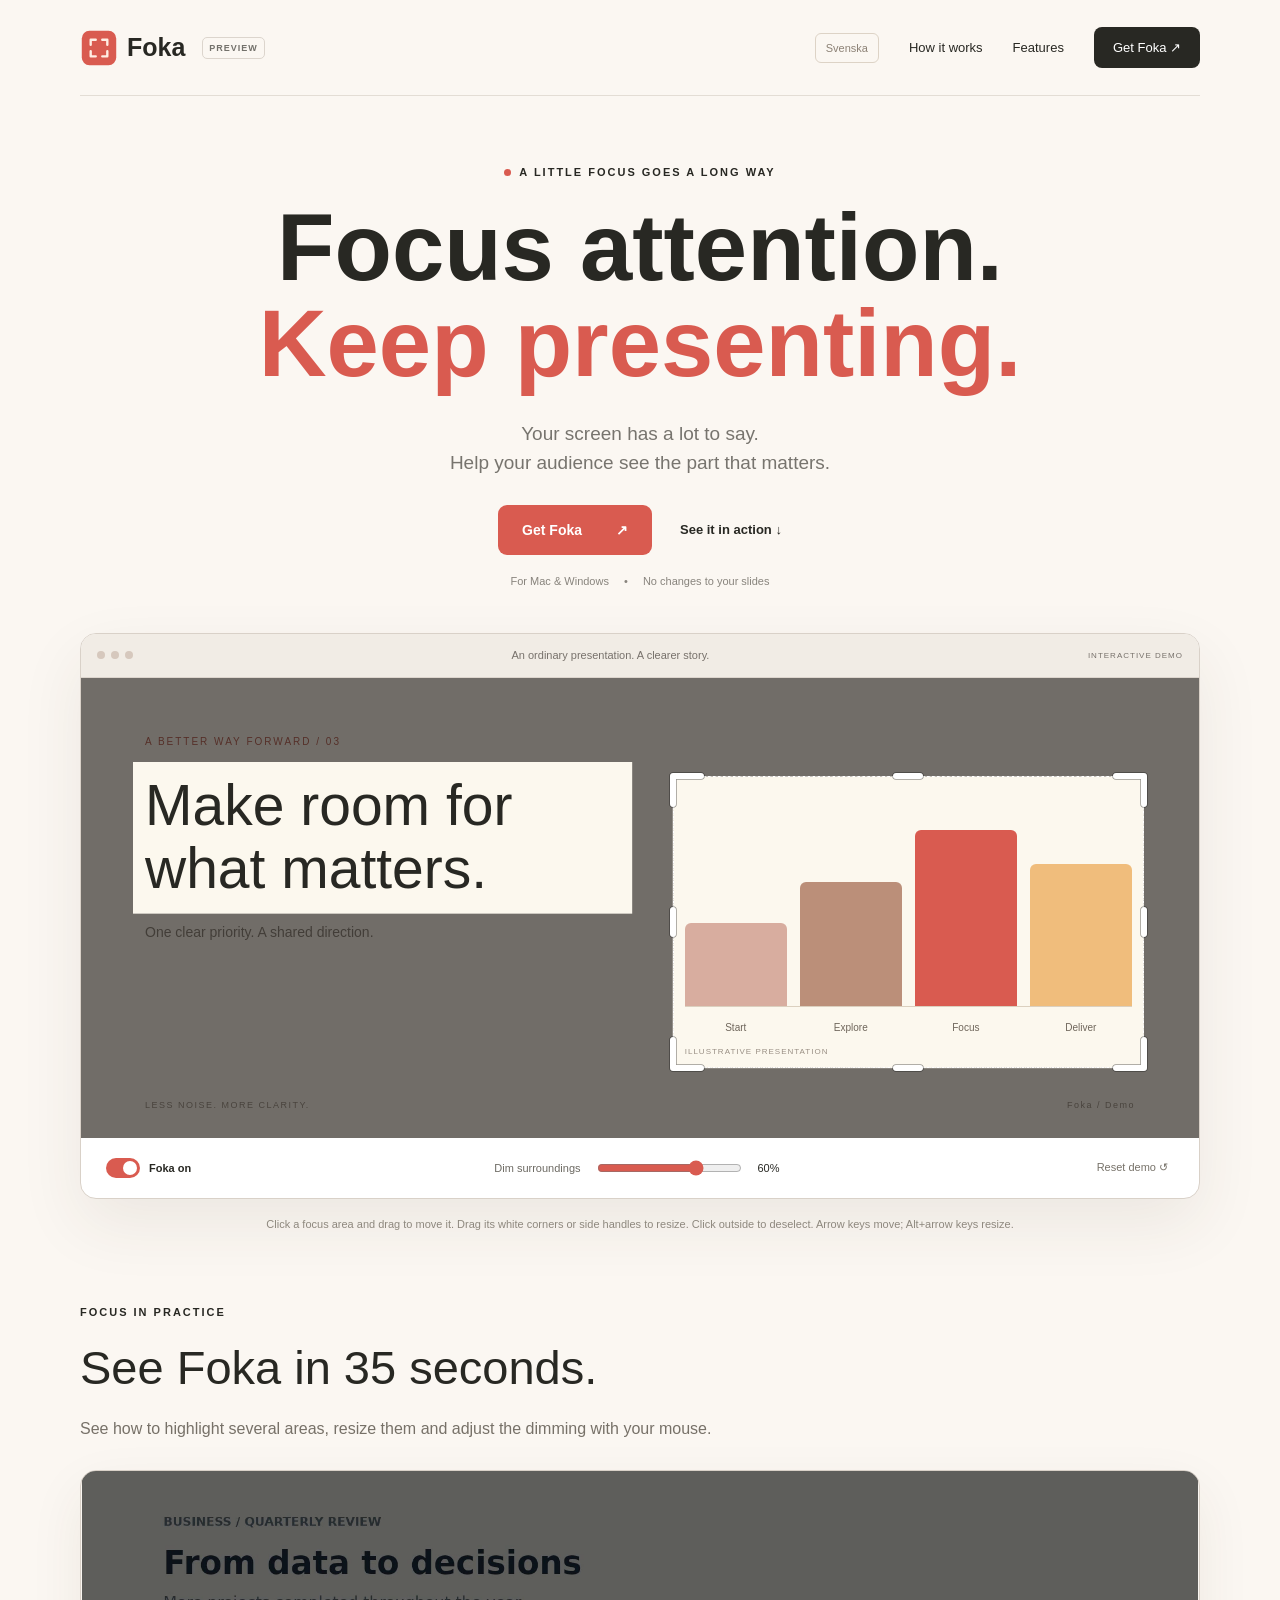
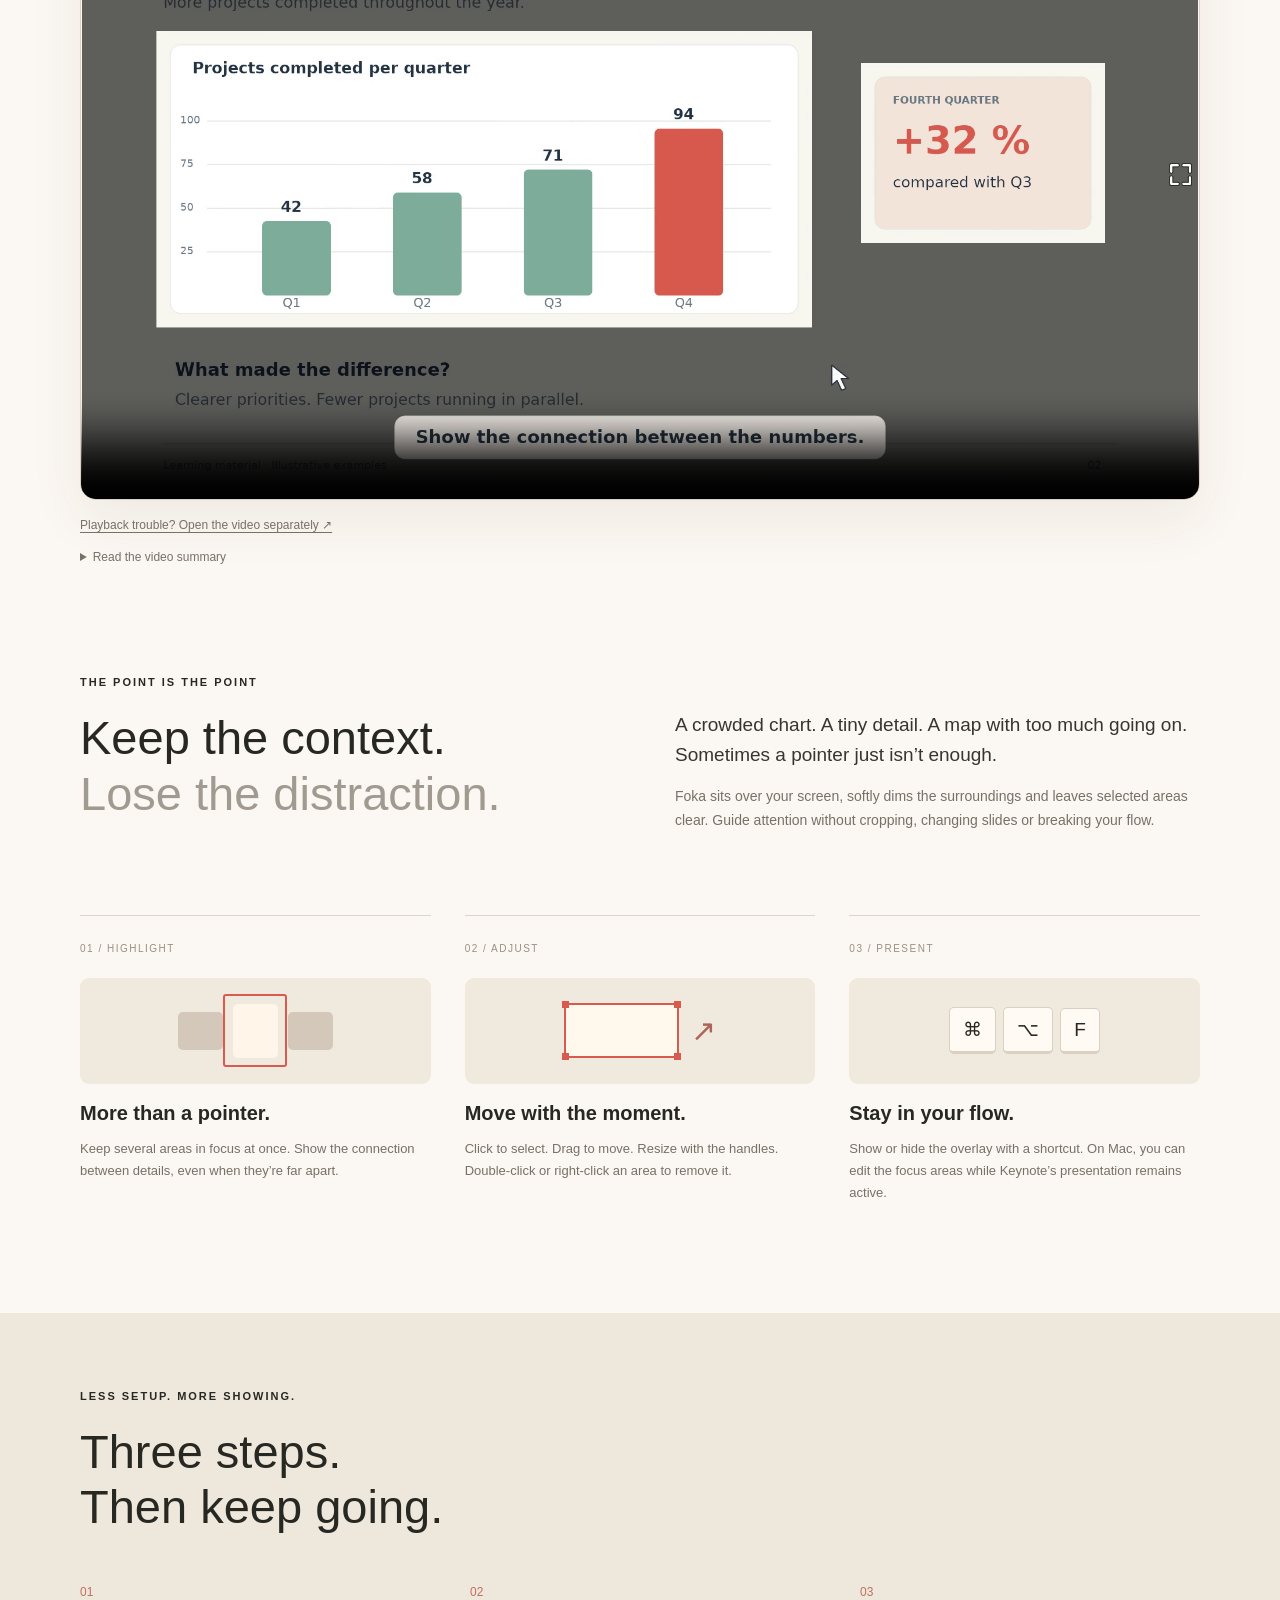
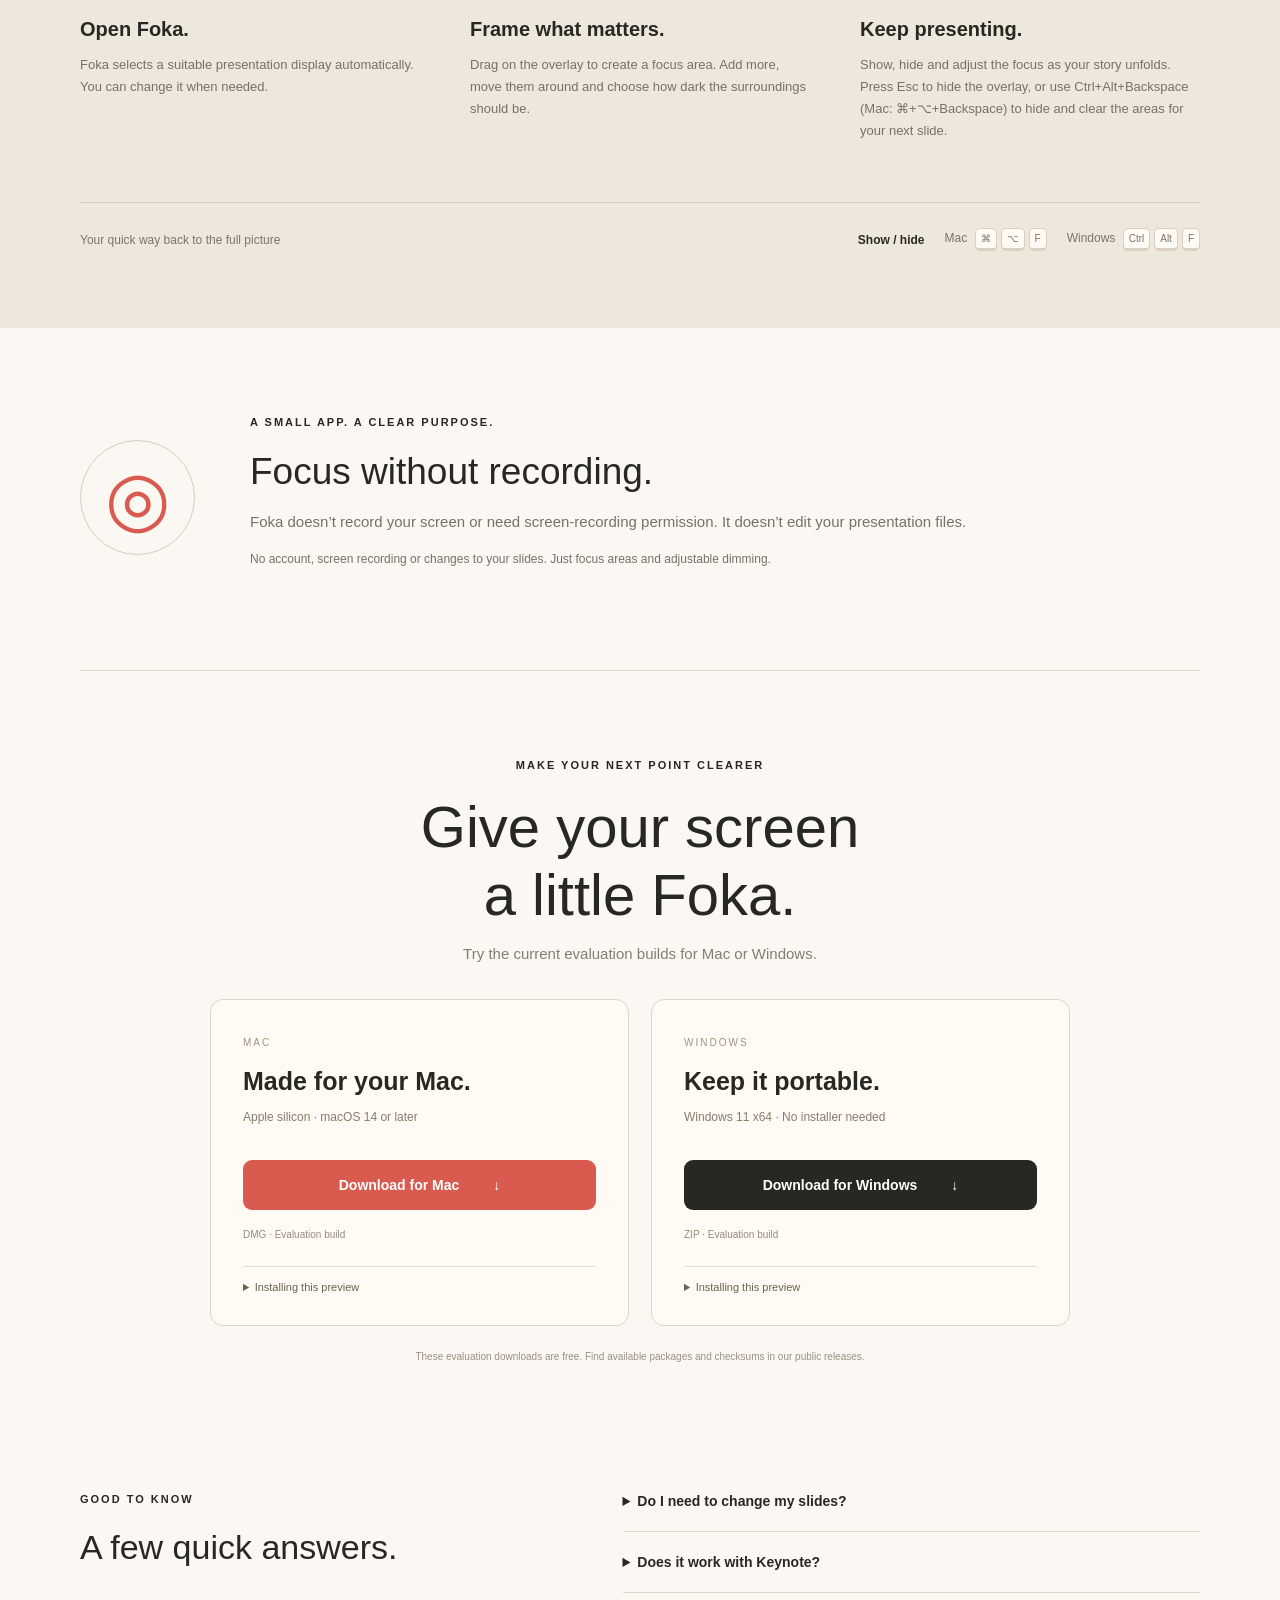
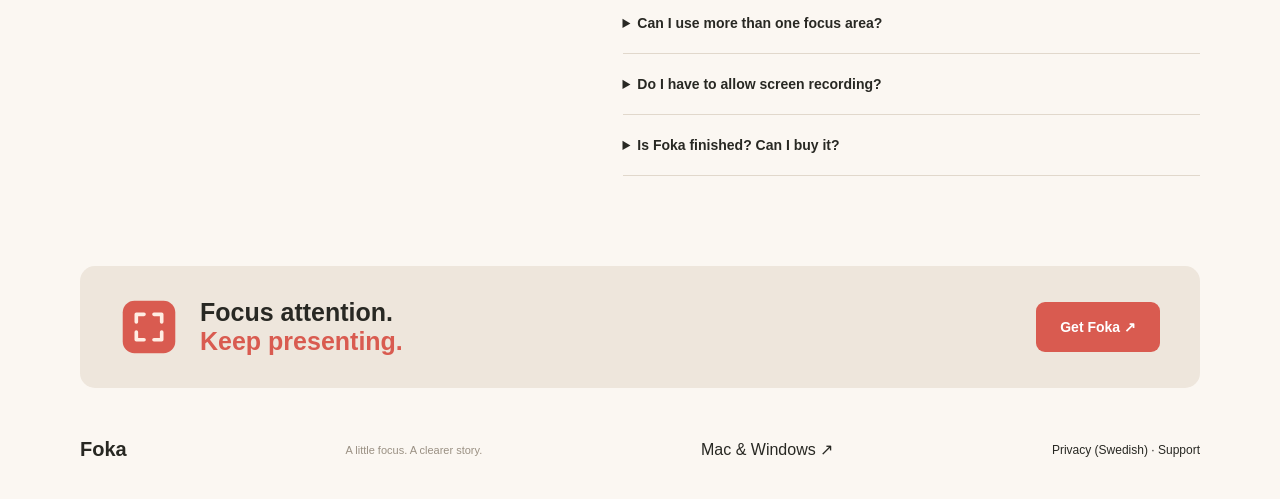
<file: site/index.html>
<!doctype html>
<html lang="en">
<head><meta charset="utf-8"><meta name="color-scheme" content="light dark">
<meta name="viewport" content="width=device-width,initial-scale=1"><meta name="theme-color" content="#fbf7f2"><title>Foka — Focus attention. Keep presenting.</title><meta name="description" content="Highlight what matters on your screen. Foka dims the distractions while you keep presenting. An app for Mac and Windows."><link rel="icon" href="assets/foka.svg"><link rel="stylesheet" href="style.css"></head>
<body>
<a class="skip" href="#main">Skip to content</a>
<header class="nav wrap"><a class="brand" href="#"><img src="assets/foka.svg" width="38" height="38" alt="">Foka<span class="beta">PREVIEW</span></a><nav aria-label="Main navigation"><a class="language" href="sv.html" lang="sv" hreflang="sv">Svenska</a><a href="#how">How it works</a><a href="#features">Features</a><a class="small-button" href="#download">Get Foka <span aria-hidden="true">↗</span></a></nav></header>
<main id="main">
<section class="hero wrap"><p class="eyebrow"><span class="status-dot"></span> A little focus goes a long way</p><h1>Focus attention.<br><span>Keep presenting.</span></h1><p class="lead">Your screen has a lot to say.<br>Help your audience see the part that matters.</p><div class="hero-actions"><a class="button primary" href="#download">Get Foka <span aria-hidden="true">↗</span></a><a class="text-link" href="#demo">See it in action <span aria-hidden="true">↓</span></a></div><p class="platform-note">For Mac & Windows <span>•</span> No changes to your slides</p>
<div class="demo" id="demo"><div class="demo-toolbar"><div class="traffic" aria-hidden="true"><i></i><i></i><i></i></div><span>An ordinary presentation. A clearer story.</span><span class="demo-badge">INTERACTIVE DEMO</span></div>
<div class="slide" id="slide"><div class="slide-content"><p class="slide-kicker">A BETTER WAY FORWARD / 03</p><h2>Make room for<br>what matters.</h2><p class="slide-sub">One clear priority. A shared direction.</p><div class="slide-chart" aria-label="Illustrative chart"><div class="bars"><div style="--bar:38%"><span>Start</span></div><div style="--bar:57%"><span>Explore</span></div><div style="--bar:81%"><span>Focus</span></div><div style="--bar:65%"><span>Deliver</span></div></div><span class="chart-caption">ILLUSTRATIVE PRESENTATION</span></div><div class="slide-footer"><span>LESS NOISE. MORE CLARITY.</span><span>Foka / Demo</span></div></div><div id="mask" aria-hidden="true"></div><button class="focus-area" id="spot" aria-label="Chart focus area" aria-describedby="demo-help" aria-pressed="false" title="Drag to move. Drag a corner or side handle to resize. Arrow keys move; Alt+arrow keys resize."><span class="resize-handle handle-nw" data-handle="nw" aria-hidden="true"><svg viewBox="-32 -32 64 64" focusable="false"><path class="grip-shadow" d="M24 0H0V24"/><path class="grip-white" d="M24 0H0V24"/></svg></span><span class="resize-handle handle-n" data-handle="n" aria-hidden="true"></span><span class="resize-handle handle-ne" data-handle="ne" aria-hidden="true"><svg viewBox="-32 -32 64 64" focusable="false"><path class="grip-shadow" d="M24 0H0V24"/><path class="grip-white" d="M24 0H0V24"/></svg></span><span class="resize-handle handle-e" data-handle="e" aria-hidden="true"></span><span class="resize-handle handle-se" data-handle="se" aria-hidden="true"><svg viewBox="-32 -32 64 64" focusable="false"><path class="grip-shadow" d="M24 0H0V24"/><path class="grip-white" d="M24 0H0V24"/></svg></span><span class="resize-handle handle-s" data-handle="s" aria-hidden="true"></span><span class="resize-handle handle-sw" data-handle="sw" aria-hidden="true"><svg viewBox="-32 -32 64 64" focusable="false"><path class="grip-shadow" d="M24 0H0V24"/><path class="grip-white" d="M24 0H0V24"/></svg></span><span class="resize-handle handle-w" data-handle="w" aria-hidden="true"></span></button><button class="focus-area" id="spot-title" aria-label="Heading focus area" aria-describedby="demo-help" aria-pressed="false" title="Drag to move. Drag a corner or side handle to resize. Arrow keys move; Alt+arrow keys resize."><span class="resize-handle handle-nw" data-handle="nw" aria-hidden="true"><svg viewBox="-32 -32 64 64" focusable="false"><path class="grip-shadow" d="M24 0H0V24"/><path class="grip-white" d="M24 0H0V24"/></svg></span><span class="resize-handle handle-n" data-handle="n" aria-hidden="true"></span><span class="resize-handle handle-ne" data-handle="ne" aria-hidden="true"><svg viewBox="-32 -32 64 64" focusable="false"><path class="grip-shadow" d="M24 0H0V24"/><path class="grip-white" d="M24 0H0V24"/></svg></span><span class="resize-handle handle-e" data-handle="e" aria-hidden="true"></span><span class="resize-handle handle-se" data-handle="se" aria-hidden="true"><svg viewBox="-32 -32 64 64" focusable="false"><path class="grip-shadow" d="M24 0H0V24"/><path class="grip-white" d="M24 0H0V24"/></svg></span><span class="resize-handle handle-s" data-handle="s" aria-hidden="true"></span><span class="resize-handle handle-sw" data-handle="sw" aria-hidden="true"><svg viewBox="-32 -32 64 64" focusable="false"><path class="grip-shadow" d="M24 0H0V24"/><path class="grip-white" d="M24 0H0V24"/></svg></span><span class="resize-handle handle-w" data-handle="w" aria-hidden="true"></span></button></div>
<div class="demo-controls"><label class="switch-label"><input id="enabled" type="checkbox" checked><span class="switch" aria-hidden="true"></span>Foka on</label><label class="dim-label" for="dim">Dim surroundings <input id="dim" type="range" min="0" max="85" value="60"><output id="dim-value" for="dim">60%</output></label><button class="reset" id="reset">Reset demo ↺</button></div></div><p class="demo-footnote" id="demo-help">Click a focus area and drag to move it. Drag its white corners or side handles to resize. Click outside to deselect. Arrow keys move; Alt+arrow keys resize.</p></section>
<section class="promo wrap" id="video" aria-labelledby="video-title">
<p class="eyebrow">FOCUS IN PRACTICE</p><h2 id="video-title">See Foka in 35 seconds.</h2>
<p class="promo-intro">See how to highlight several areas, resize them and adjust the dimming with your mouse.</p>
<video controls playsinline muted preload="metadata" src="assets/promo/Foka-Promo-en-US.mp4?v=2" width="1920" height="1080" poster="assets/promo/Foka-Promo-en-US-thumbnail.png" aria-label="See Foka in 35 seconds.">
<track kind="captions" src="assets/promo/Foka-Promo-en-US.vtt" srclang="en" label="English">
<a href="assets/promo/Foka-Promo-en-US.mp4">Download the video (MP4)</a>.
</video>
<p class="promo-summary"><a href="assets/promo/Foka-Promo-en-US.mp4?v=2" target="_blank" rel="noopener" style="text-decoration:underline;text-underline-offset:3px">Playback trouble? Open the video separately ↗</a></p>
<details class="promo-summary"><summary>Read the video summary</summary><p>Frame what matters in a lesson. Show several focus areas at once. Resize them with the corner and side handles and highlight the relationship between numbers in a chart. Read a text together and adjust the dimming with your mouse. Foka for Windows and Mac — foka.kodena.se.</p></details>
</section>
<section class="why wrap" id="features"><p class="eyebrow">THE POINT IS THE POINT</p><div class="section-grid"><h2>Keep the context.<br><em>Lose the distraction.</em></h2><div><p class="large-copy">A crowded chart. A tiny detail. A map with too much going on. Sometimes a pointer just isn’t enough.</p><p>Foka sits over your screen, softly dims the surroundings and leaves selected areas clear. Guide attention without cropping, changing slides or breaking your flow.</p></div></div><div class="feature-grid"><article><span class="feature-num">01 / HIGHLIGHT</span><div class="mini-focus" aria-hidden="true"><i></i><i></i><i></i><b></b></div><h3>More than a pointer.</h3><p>Keep several areas in focus at once. Show the connection between details, even when they’re far apart.</p></article><article><span class="feature-num">02 / ADJUST</span><div class="mini-edit" aria-hidden="true"><div><i></i><i></i><i></i><i></i></div><span>↗</span></div><h3>Move with the moment.</h3><p>Click to select. Drag to move. Resize with the handles. Double-click or right-click an area to remove it.</p></article><article><span class="feature-num">03 / PRESENT</span><div class="mini-key" aria-hidden="true"><kbd>⌘</kbd><kbd>⌥</kbd><kbd>F</kbd></div><h3>Stay in your flow.</h3><p>Show or hide the overlay with a shortcut. On Mac, you can edit the focus areas while Keynote’s presentation remains active.</p></article></div></section>
<section class="how" id="how"><div class="wrap"><p class="eyebrow">LESS SETUP. MORE SHOWING.</p><h2>Three steps.<br>Then keep going.</h2><div class="steps"><article><span>01</span><h3>Open Foka.</h3><p>Foka selects a suitable presentation display automatically. You can change it when needed.</p></article><article><span>02</span><h3>Frame what matters.</h3><p>Drag on the overlay to create a focus area. Add more, move them around and choose how dark the surroundings should be.</p></article><article><span>03</span><h3>Keep presenting.</h3><p>Show, hide and adjust the focus as your story unfolds. Press Esc to hide the overlay, or use Ctrl+Alt+Backspace (Mac: ⌘+⌥+Backspace) to hide and clear the areas for your next slide.</p></article></div><div class="shortcut-strip"><span>Your quick way back to the full picture</span><div><strong>Show / hide</strong><span>Mac <kbd>⌘</kbd><kbd>⌥</kbd><kbd>F</kbd></span><span>Windows <kbd>Ctrl</kbd><kbd>Alt</kbd><kbd>F</kbd></span></div></div></div></section>
<section class="privacy wrap"><div class="privacy-symbol" aria-hidden="true">◎</div><div><p class="eyebrow">A SMALL APP. A CLEAR PURPOSE.</p><h2>Focus without recording.</h2><p>Foka doesn’t record your screen or need screen-recording permission. It doesn’t edit your presentation files.</p><p class="muted">No account, screen recording or changes to your slides. Just focus areas and adjustable dimming.</p></div></section>
<section class="download wrap" id="download"><p class="eyebrow">MAKE YOUR NEXT POINT CLEARER</p><h2>Give your screen<br>a little Foka.</h2><p class="download-intro">Try the current evaluation builds for Mac or Windows.</p><div class="downloads"><article><span class="os-label">MAC</span><h3>Made for your Mac.</h3><p>Apple silicon · macOS 14 or later</p><a class="button primary" data-download="mac" href="https://github.com/kodenaab/foka.kodena.se/releases">Download for Mac <span aria-hidden="true">↓</span></a><small>DMG · Evaluation build</small><details><summary>Installing this preview</summary><p>Open the DMG, drag Foka to Applications, eject the disk image and start Foka. This test build is locally signed and not Apple-notarized. See the included instructions if macOS blocks the first launch.</p></details></article><article><span class="os-label">WINDOWS</span><h3>Keep it portable.</h3><p>Windows 11 x64 · No installer needed</p><a class="button secondary" data-download="windows" href="https://github.com/kodenaab/foka.kodena.se/releases">Download for Windows <span aria-hidden="true">↓</span></a><small>ZIP · Evaluation build</small><details><summary>Installing this preview</summary><p>Extract the ZIP and run Foka.exe. If Windows blocks this unsigned test build, use Properties → Unblock on the file.</p></details></article></div><p class="download-note" id="release-status" aria-live="polite">These evaluation downloads are free. Find available packages and checksums in our <a href="https://github.com/kodenaab/foka.kodena.se/releases">public releases</a>.</p></section>
<section class="faq wrap"><div><p class="eyebrow">GOOD TO KNOW</p><h2>A few quick answers.</h2></div><div class="questions"><details><summary>Do I need to change my slides?</summary><p>No. Foka is a separate overlay on the selected screen. Your slides, PDF, map or browser content remain underneath it.</p></details><details><summary>Does it work with Keynote?</summary><p>Tested with Keynote in presentation mode on the same display. When Keynote takes over both the main and external display, Foka may not appear above it. Use ⌘ + ⌥ + F to show or hide the overlay.</p></details><details><summary>Can I use more than one focus area?</summary><p>Yes. Create multiple rectangles, move or resize them. Click outside all rectangles to deselect them; drag there to create another.</p></details><details><summary>Do I have to allow screen recording?</summary><p>No. Foka uses a transparent overlay and does not capture screen images.</p></details><details><summary>Is Foka finished? Can I buy it?</summary><p>The evaluation downloads here are free. The Microsoft Store edition is being prepared as a one-time purchase with a 30-day trial. No separate Foka account is required.</p></details></div></section>
<section class="closing wrap"><img src="assets/foka.svg" width="58" height="58" alt="Foka icon"><p>Focus attention.<br><span>Keep presenting.</span></p><a class="button primary" href="#download">Get Foka ↗</a></section>
</main><footer class="wrap"><a class="brand" href="#">Foka</a><p>A little focus. A clearer story.</p><a href="#download">Mac & Windows ↗</a><span><a href="privacy.html" lang="sv">Privacy (Swedish)</a> · <a href="mailto:foka@kodena.se">Support</a></span></footer><script src="demo.js"></script><script src="downloads.js" defer></script>
</body></html>
</file>
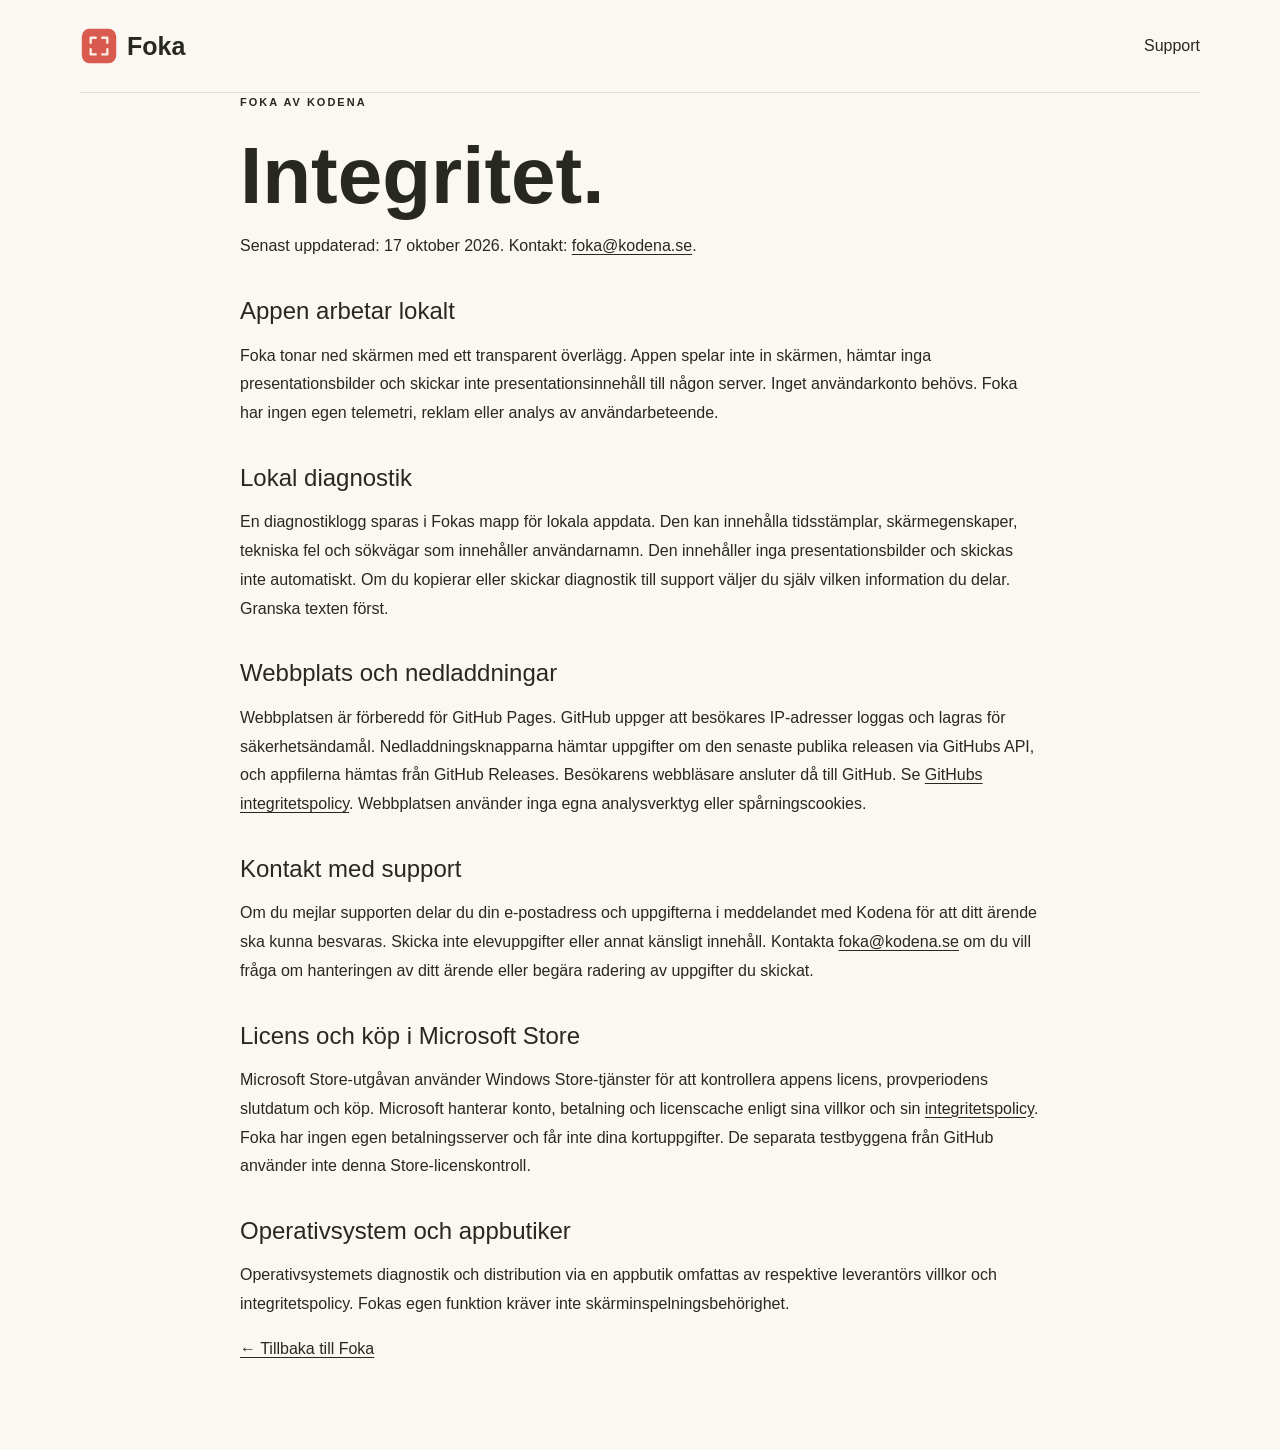
<file: site/privacy.html>
<!doctype html>
<html lang="sv"><head><meta charset="utf-8"><meta name="viewport" content="width=device-width,initial-scale=1"><meta name="color-scheme" content="light dark"><title>Integritet – Foka</title><link rel="icon" href="assets/foka.svg"><link rel="stylesheet" href="style.css"></head>
<body><header class="nav wrap"><a class="brand" href="sv.html"><img src="assets/foka.svg" width="38" height="38" alt="">Foka</a><a href="mailto:foka@kodena.se">Support</a></header>
<main class="wrap policy"><p class="eyebrow">FOKA AV KODENA</p><h1>Integritet.</h1><p>Senast uppdaterad: 17 oktober 2026. Kontakt: <a href="mailto:foka@kodena.se">foka@kodena.se</a>.</p>
<h2>Appen arbetar lokalt</h2><p>Foka tonar ned skärmen med ett transparent överlägg. Appen spelar inte in skärmen, hämtar inga presentationsbilder och skickar inte presentationsinnehåll till någon server. Inget användarkonto behövs. Foka har ingen egen telemetri, reklam eller analys av användarbeteende.</p>
<h2>Lokal diagnostik</h2><p>En diagnostiklogg sparas i Fokas mapp för lokala appdata. Den kan innehålla tidsstämplar, skärmegenskaper, tekniska fel och sökvägar som innehåller användarnamn. Den innehåller inga presentationsbilder och skickas inte automatiskt. Om du kopierar eller skickar diagnostik till support väljer du själv vilken information du delar. Granska texten först.</p>
<h2>Webbplats och nedladdningar</h2><p>Webbplatsen är förberedd för GitHub Pages. GitHub uppger att besökares IP-adresser loggas och lagras för säkerhetsändamål. Nedladdningsknapparna hämtar uppgifter om den senaste publika releasen via GitHubs API, och appfilerna hämtas från GitHub Releases. Besökarens webbläsare ansluter då till GitHub. Se <a href="https://docs.github.com/en/site-policy/privacy-policies/github-general-privacy-statement">GitHubs integritetspolicy</a>. Webbplatsen använder inga egna analysverktyg eller spårningscookies.</p>
<h2>Kontakt med support</h2><p>Om du mejlar supporten delar du din e-postadress och uppgifterna i meddelandet med Kodena för att ditt ärende ska kunna besvaras. Skicka inte elevuppgifter eller annat känsligt innehåll. Kontakta <a href="mailto:foka@kodena.se">foka@kodena.se</a> om du vill fråga om hanteringen av ditt ärende eller begära radering av uppgifter du skickat.</p>
<h2>Licens och köp i Microsoft Store</h2><p>Microsoft Store-utgåvan använder Windows Store-tjänster för att kontrollera appens licens, provperiodens slutdatum och köp. Microsoft hanterar konto, betalning och licenscache enligt sina villkor och sin <a href="https://privacy.microsoft.com/privacystatement">integritetspolicy</a>. Foka har ingen egen betalningsserver och får inte dina kortuppgifter. De separata testbyggena från GitHub använder inte denna Store-licenskontroll.</p><h2>Operativsystem och appbutiker</h2><p>Operativsystemets diagnostik och distribution via en appbutik omfattas av respektive leverantörs villkor och integritetspolicy. Fokas egen funktion kräver inte skärminspelningsbehörighet.</p><p><a href="sv.html">← Tillbaka till Foka</a></p></main></body></html>
</file>
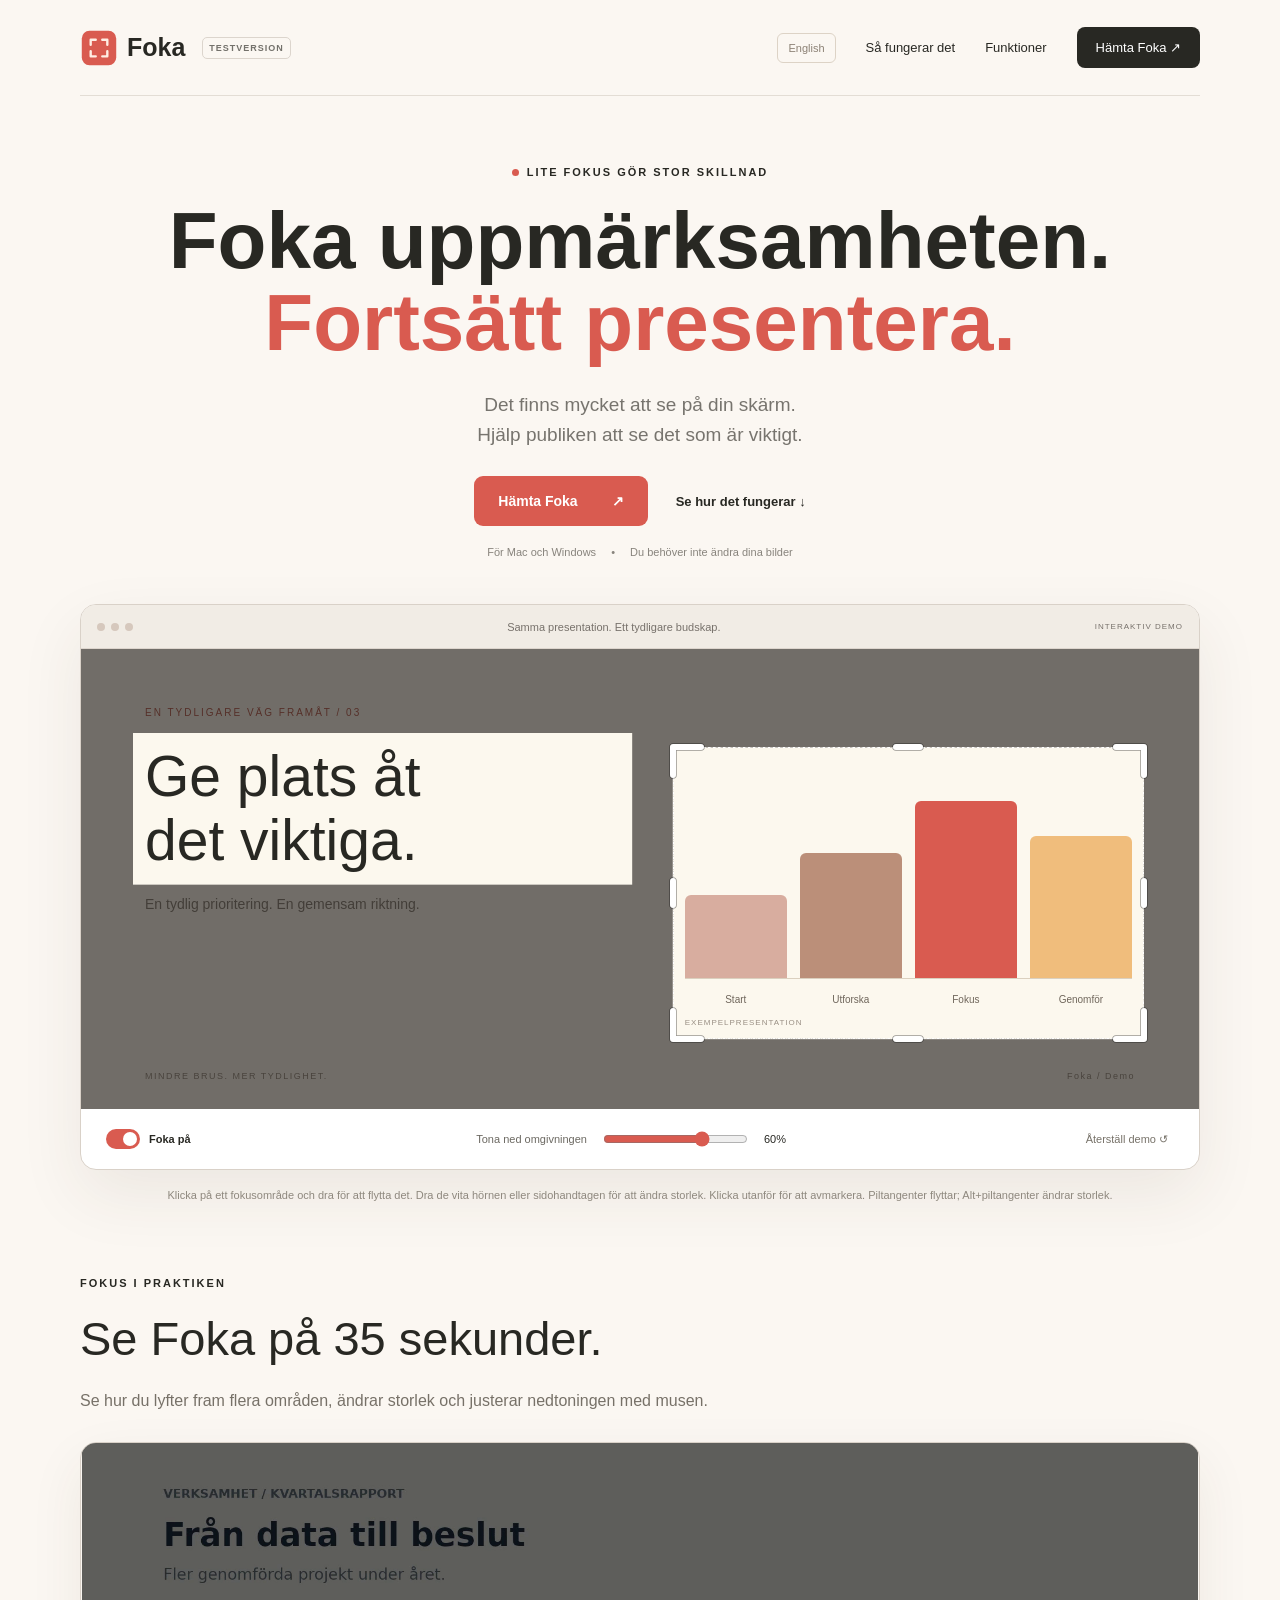
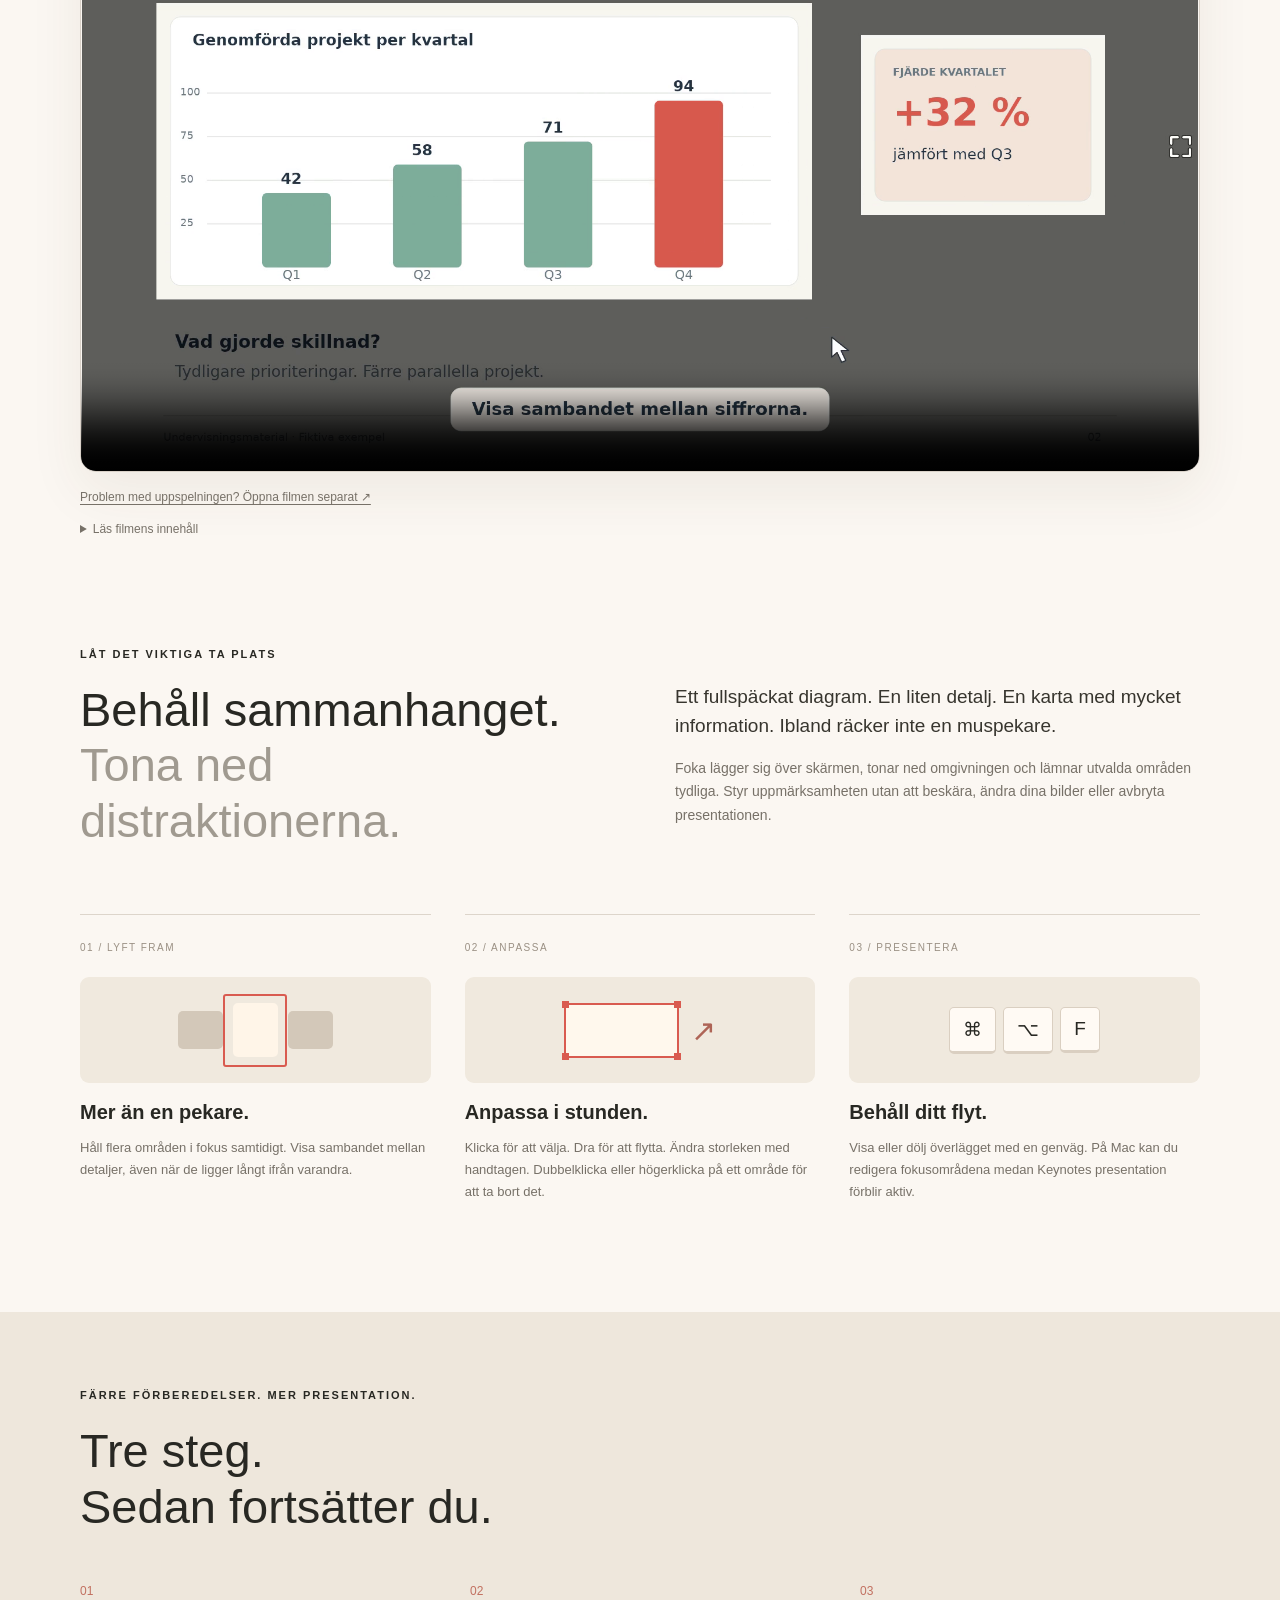
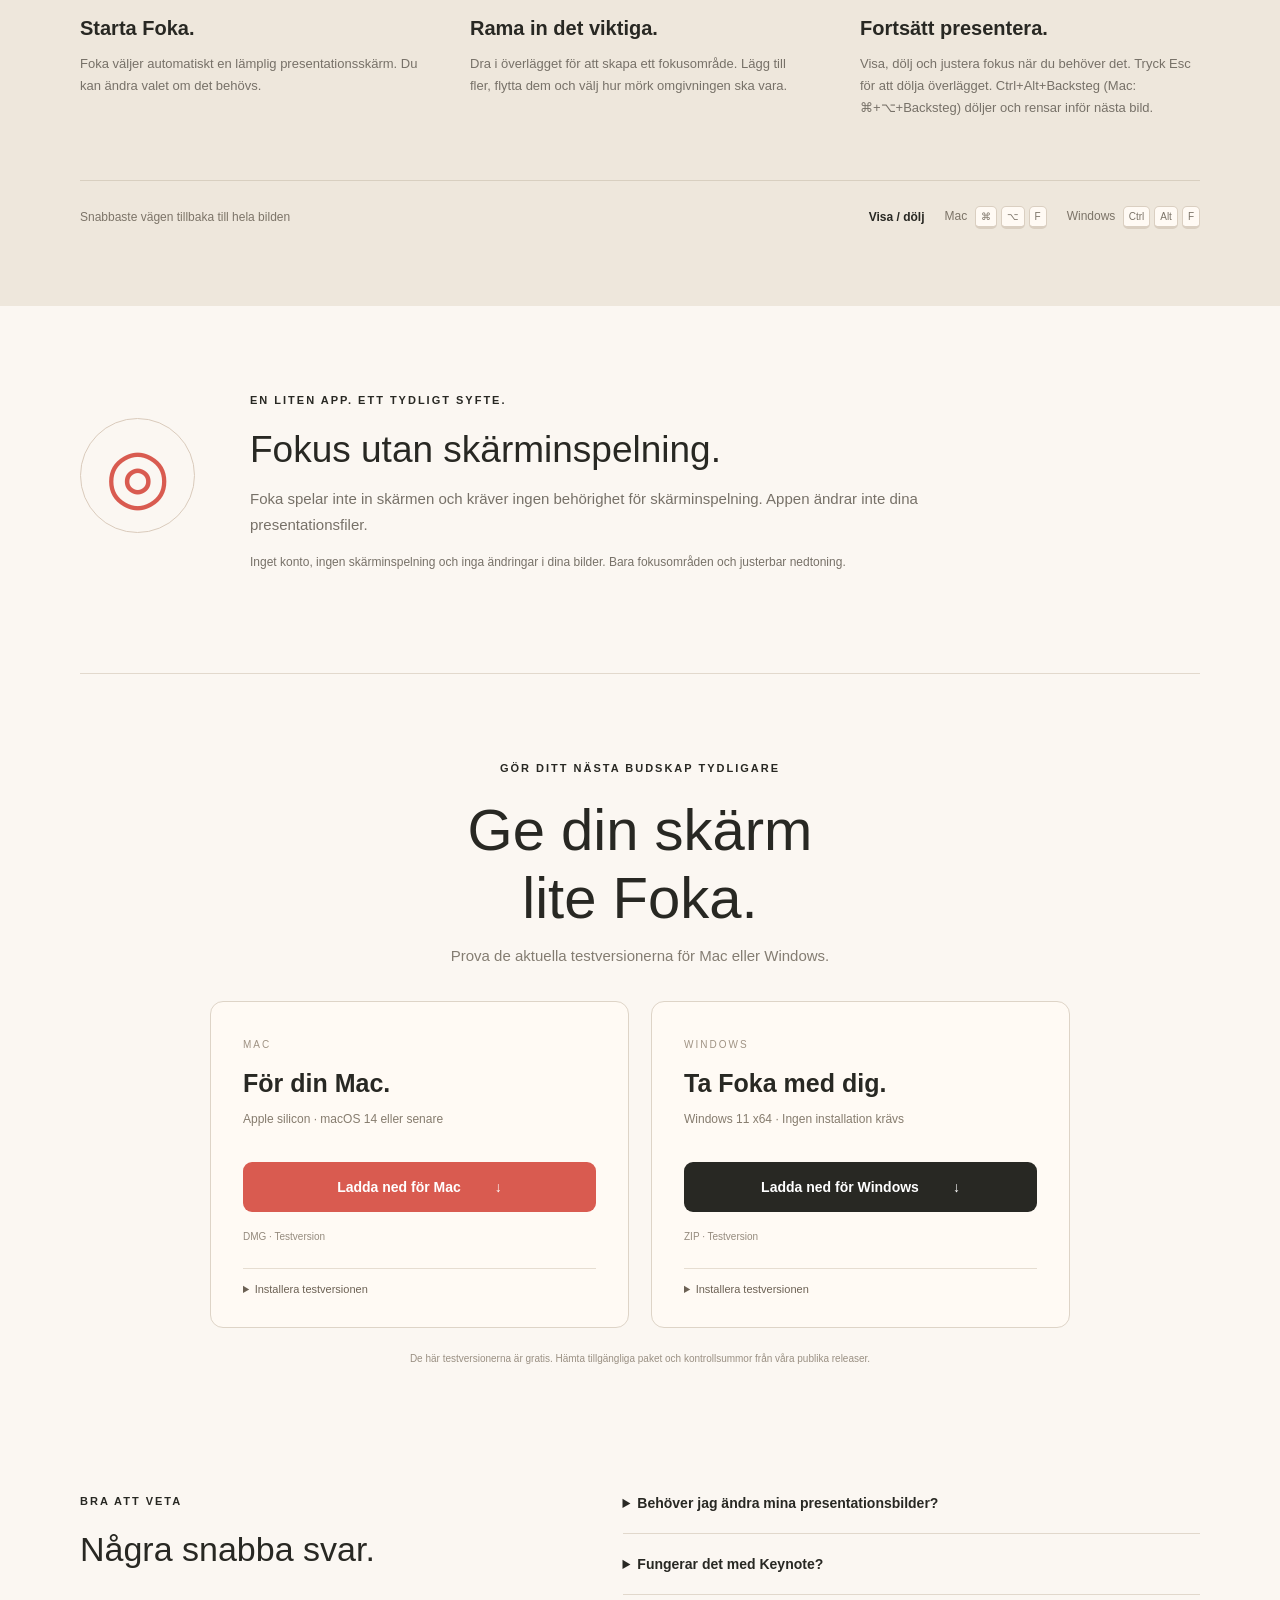
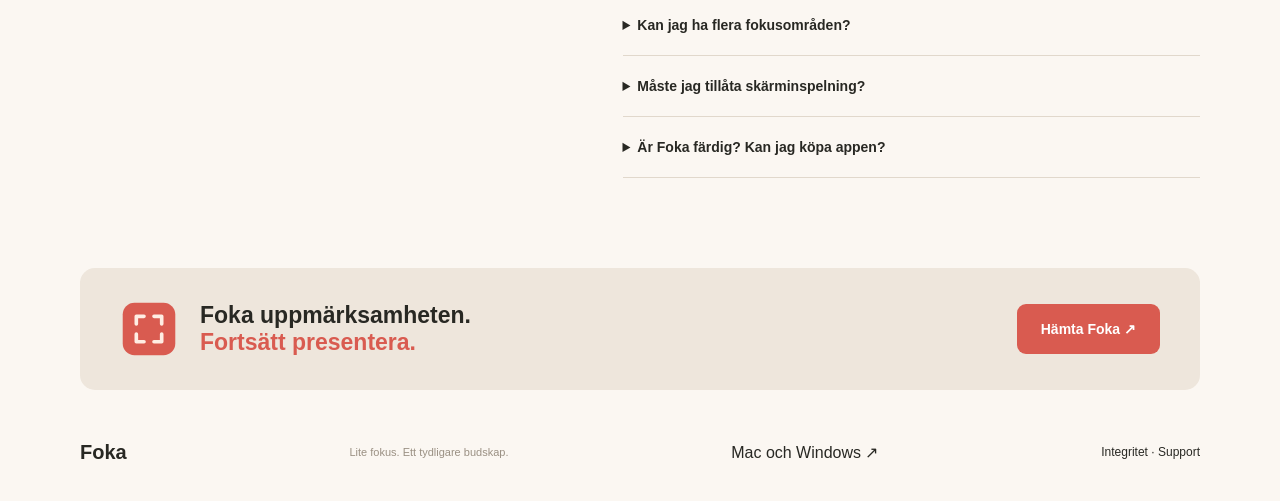
<file: site/sv.html>
<!doctype html>
<html lang="sv">
<head><meta charset="utf-8"><meta name="color-scheme" content="light dark">
<meta name="viewport" content="width=device-width,initial-scale=1"><meta name="theme-color" content="#fbf7f2"><title>Foka — Foka uppmärksamheten. Fortsätt presentera.</title><meta name="description" content="Lyft fram det som är viktigt på skärmen. Foka tonar ned omgivningen medan du fortsätter presentera. För Mac och Windows."><link rel="icon" href="assets/foka.svg"><link rel="stylesheet" href="style.css"></head>
<body>
<a class="skip" href="#main">Hoppa till innehållet</a>
<header class="nav wrap"><a class="brand" href="#"><img src="assets/foka.svg" width="38" height="38" alt="">Foka<span class="beta">TESTVERSION</span></a><nav aria-label="Huvudmeny"><a class="language" href="index.html" lang="en" hreflang="en">English</a><a href="#how">Så fungerar det</a><a href="#features">Funktioner</a><a class="small-button" href="#download">Hämta Foka <span aria-hidden="true">↗</span></a></nav></header>
<main id="main">
<section class="hero wrap"><p class="eyebrow"><span class="status-dot"></span> Lite fokus gör stor skillnad</p><h1>Foka uppmärksamheten.<br><span>Fortsätt presentera.</span></h1><p class="lead">Det finns mycket att se på din skärm.<br>Hjälp publiken att se det som är viktigt.</p><div class="hero-actions"><a class="button primary" href="#download">Hämta Foka <span aria-hidden="true">↗</span></a><a class="text-link" href="#demo">Se hur det fungerar <span aria-hidden="true">↓</span></a></div><p class="platform-note">För Mac och Windows <span>•</span> Du behöver inte ändra dina bilder</p>
<div class="demo" id="demo"><div class="demo-toolbar"><div class="traffic" aria-hidden="true"><i></i><i></i><i></i></div><span>Samma presentation. Ett tydligare budskap.</span><span class="demo-badge">INTERAKTIV DEMO</span></div>
<div class="slide" id="slide"><div class="slide-content"><p class="slide-kicker">EN TYDLIGARE VÄG FRAMÅT / 03</p><h2>Ge plats åt<br>det viktiga.</h2><p class="slide-sub">En tydlig prioritering. En gemensam riktning.</p><div class="slide-chart" aria-label="Exempeldiagram"><div class="bars"><div style="--bar:38%"><span>Start</span></div><div style="--bar:57%"><span>Utforska</span></div><div style="--bar:81%"><span>Fokus</span></div><div style="--bar:65%"><span>Genomför</span></div></div><span class="chart-caption">EXEMPELPRESENTATION</span></div><div class="slide-footer"><span>MINDRE BRUS. MER TYDLIGHET.</span><span>Foka / Demo</span></div></div><div id="mask" aria-hidden="true"></div><button class="focus-area" id="spot" aria-label="Fokusområde för grafen" aria-describedby="demo-help" aria-pressed="false" title="Dra för att flytta. Dra hörn eller sidohandtag för att ändra storlek. Piltangenter flyttar; Alt+piltangenter ändrar storlek."><span class="resize-handle handle-nw" data-handle="nw" aria-hidden="true"><svg viewBox="-32 -32 64 64" focusable="false"><path class="grip-shadow" d="M24 0H0V24"/><path class="grip-white" d="M24 0H0V24"/></svg></span><span class="resize-handle handle-n" data-handle="n" aria-hidden="true"></span><span class="resize-handle handle-ne" data-handle="ne" aria-hidden="true"><svg viewBox="-32 -32 64 64" focusable="false"><path class="grip-shadow" d="M24 0H0V24"/><path class="grip-white" d="M24 0H0V24"/></svg></span><span class="resize-handle handle-e" data-handle="e" aria-hidden="true"></span><span class="resize-handle handle-se" data-handle="se" aria-hidden="true"><svg viewBox="-32 -32 64 64" focusable="false"><path class="grip-shadow" d="M24 0H0V24"/><path class="grip-white" d="M24 0H0V24"/></svg></span><span class="resize-handle handle-s" data-handle="s" aria-hidden="true"></span><span class="resize-handle handle-sw" data-handle="sw" aria-hidden="true"><svg viewBox="-32 -32 64 64" focusable="false"><path class="grip-shadow" d="M24 0H0V24"/><path class="grip-white" d="M24 0H0V24"/></svg></span><span class="resize-handle handle-w" data-handle="w" aria-hidden="true"></span></button><button class="focus-area" id="spot-title" aria-label="Fokusområde för rubriken" aria-describedby="demo-help" aria-pressed="false" title="Dra för att flytta. Dra hörn eller sidohandtag för att ändra storlek. Piltangenter flyttar; Alt+piltangenter ändrar storlek."><span class="resize-handle handle-nw" data-handle="nw" aria-hidden="true"><svg viewBox="-32 -32 64 64" focusable="false"><path class="grip-shadow" d="M24 0H0V24"/><path class="grip-white" d="M24 0H0V24"/></svg></span><span class="resize-handle handle-n" data-handle="n" aria-hidden="true"></span><span class="resize-handle handle-ne" data-handle="ne" aria-hidden="true"><svg viewBox="-32 -32 64 64" focusable="false"><path class="grip-shadow" d="M24 0H0V24"/><path class="grip-white" d="M24 0H0V24"/></svg></span><span class="resize-handle handle-e" data-handle="e" aria-hidden="true"></span><span class="resize-handle handle-se" data-handle="se" aria-hidden="true"><svg viewBox="-32 -32 64 64" focusable="false"><path class="grip-shadow" d="M24 0H0V24"/><path class="grip-white" d="M24 0H0V24"/></svg></span><span class="resize-handle handle-s" data-handle="s" aria-hidden="true"></span><span class="resize-handle handle-sw" data-handle="sw" aria-hidden="true"><svg viewBox="-32 -32 64 64" focusable="false"><path class="grip-shadow" d="M24 0H0V24"/><path class="grip-white" d="M24 0H0V24"/></svg></span><span class="resize-handle handle-w" data-handle="w" aria-hidden="true"></span></button></div>
<div class="demo-controls"><label class="switch-label"><input id="enabled" type="checkbox" checked><span class="switch" aria-hidden="true"></span>Foka på</label><label class="dim-label" for="dim">Tona ned omgivningen <input id="dim" type="range" min="0" max="85" value="60"><output id="dim-value" for="dim">60%</output></label><button class="reset" id="reset">Återställ demo ↺</button></div></div><p class="demo-footnote" id="demo-help">Klicka på ett fokusområde och dra för att flytta det. Dra de vita hörnen eller sidohandtagen för att ändra storlek. Klicka utanför för att avmarkera. Piltangenter flyttar; Alt+piltangenter ändrar storlek.</p></section>
<section class="promo wrap" id="video" aria-labelledby="video-title">
<p class="eyebrow">FOKUS I PRAKTIKEN</p><h2 id="video-title">Se Foka på 35 sekunder.</h2>
<p class="promo-intro">Se hur du lyfter fram flera områden, ändrar storlek och justerar nedtoningen med musen.</p>
<video controls playsinline muted preload="metadata" src="assets/promo/Foka-Promo-sv-SE.mp4?v=2" width="1920" height="1080" poster="assets/promo/Foka-Promo-sv-SE-thumbnail.png" aria-label="Se Foka på 35 sekunder.">
<track kind="captions" src="assets/promo/Foka-Promo-sv-SE.vtt" srclang="sv" label="Svenska">
<a href="assets/promo/Foka-Promo-sv-SE.mp4">Ladda ned filmen (MP4)</a>.
</video>
<p class="promo-summary"><a href="assets/promo/Foka-Promo-sv-SE.mp4?v=2" target="_blank" rel="noopener" style="text-decoration:underline;text-underline-offset:3px">Problem med uppspelningen? Öppna filmen separat ↗</a></p>
<details class="promo-summary"><summary>Läs filmens innehåll</summary><p>Rama in det viktiga i en lektion. Visa flera fokusområden samtidigt. Ändra storleken med hörn- och sidohandtagen och lyft fram sambandet mellan siffror i ett diagram. Följ en text tillsammans och justera nedtoningen med musen. Foka för Windows och Mac — foka.kodena.se.</p></details>
</section>
<section class="why wrap" id="features"><p class="eyebrow">LÅT DET VIKTIGA TA PLATS</p><div class="section-grid"><h2>Behåll sammanhanget.<br><em>Tona ned distraktionerna.</em></h2><div><p class="large-copy">Ett fullspäckat diagram. En liten detalj. En karta med mycket information. Ibland räcker inte en muspekare.</p><p>Foka lägger sig över skärmen, tonar ned omgivningen och lämnar utvalda områden tydliga. Styr uppmärksamheten utan att beskära, ändra dina bilder eller avbryta presentationen.</p></div></div><div class="feature-grid"><article><span class="feature-num">01 / LYFT FRAM</span><div class="mini-focus" aria-hidden="true"><i></i><i></i><i></i><b></b></div><h3>Mer än en pekare.</h3><p>Håll flera områden i fokus samtidigt. Visa sambandet mellan detaljer, även när de ligger långt ifrån varandra.</p></article><article><span class="feature-num">02 / ANPASSA</span><div class="mini-edit" aria-hidden="true"><div><i></i><i></i><i></i><i></i></div><span>↗</span></div><h3>Anpassa i stunden.</h3><p>Klicka för att välja. Dra för att flytta. Ändra storleken med handtagen. Dubbelklicka eller högerklicka på ett område för att ta bort det.</p></article><article><span class="feature-num">03 / PRESENTERA</span><div class="mini-key" aria-hidden="true"><kbd>⌘</kbd><kbd>⌥</kbd><kbd>F</kbd></div><h3>Behåll ditt flyt.</h3><p>Visa eller dölj överlägget med en genväg. På Mac kan du redigera fokusområdena medan Keynotes presentation förblir aktiv.</p></article></div></section>
<section class="how" id="how"><div class="wrap"><p class="eyebrow">FÄRRE FÖRBEREDELSER. MER PRESENTATION.</p><h2>Tre steg.<br>Sedan fortsätter du.</h2><div class="steps"><article><span>01</span><h3>Starta Foka.</h3><p>Foka väljer automatiskt en lämplig presentationsskärm. Du kan ändra valet om det behövs.</p></article><article><span>02</span><h3>Rama in det viktiga.</h3><p>Dra i överlägget för att skapa ett fokusområde. Lägg till fler, flytta dem och välj hur mörk omgivningen ska vara.</p></article><article><span>03</span><h3>Fortsätt presentera.</h3><p>Visa, dölj och justera fokus när du behöver det. Tryck Esc för att dölja överlägget. Ctrl+Alt+Backsteg (Mac: ⌘+⌥+Backsteg) döljer och rensar inför nästa bild.</p></article></div><div class="shortcut-strip"><span>Snabbaste vägen tillbaka till hela bilden</span><div><strong>Visa / dölj</strong><span>Mac <kbd>⌘</kbd><kbd>⌥</kbd><kbd>F</kbd></span><span>Windows <kbd>Ctrl</kbd><kbd>Alt</kbd><kbd>F</kbd></span></div></div></div></section>
<section class="privacy wrap"><div class="privacy-symbol" aria-hidden="true">◎</div><div><p class="eyebrow">EN LITEN APP. ETT TYDLIGT SYFTE.</p><h2>Fokus utan skärminspelning.</h2><p>Foka spelar inte in skärmen och kräver ingen behörighet för skärminspelning. Appen ändrar inte dina presentationsfiler.</p><p class="muted">Inget konto, ingen skärminspelning och inga ändringar i dina bilder. Bara fokusområden och justerbar nedtoning.</p></div></section>
<section class="download wrap" id="download"><p class="eyebrow">GÖR DITT NÄSTA BUDSKAP TYDLIGARE</p><h2>Ge din skärm<br>lite Foka.</h2><p class="download-intro">Prova de aktuella testversionerna för Mac eller Windows.</p><div class="downloads"><article><span class="os-label">MAC</span><h3>För din Mac.</h3><p>Apple silicon · macOS 14 eller senare</p><a class="button primary" data-download="mac" href="https://github.com/kodenaab/foka.kodena.se/releases">Ladda ned för Mac <span aria-hidden="true">↓</span></a><small>DMG · Testversion</small><details><summary>Installera testversionen</summary><p>Öppna DMG-filen, dra Foka till Program, mata ut diskavbilden och starta Foka. Testversionen är lokalt signerad men inte notariserad av Apple. Följ instruktionerna i paketet om macOS stoppar första starten.</p></details></article><article><span class="os-label">WINDOWS</span><h3>Ta Foka med dig.</h3><p>Windows 11 x64 · Ingen installation krävs</p><a class="button secondary" data-download="windows" href="https://github.com/kodenaab/foka.kodena.se/releases">Ladda ned för Windows <span aria-hidden="true">↓</span></a><small>ZIP · Testversion</small><details><summary>Installera testversionen</summary><p>Packa upp ZIP-filen och kör Foka.exe. Om Windows blockerar den osignerade testversionen väljer du Egenskaper → Avblockera för filen.</p></details></article></div><p class="download-note" id="release-status" aria-live="polite">De här testversionerna är gratis. Hämta tillgängliga paket och kontrollsummor från våra <a href="https://github.com/kodenaab/foka.kodena.se/releases">publika releaser</a>.</p></section>
<section class="faq wrap"><div><p class="eyebrow">BRA ATT VETA</p><h2>Några snabba svar.</h2></div><div class="questions"><details><summary>Behöver jag ändra mina presentationsbilder?</summary><p>Nej. Foka är ett separat överlägg på den valda skärmen. Din presentation, PDF, karta eller webbsida ligger kvar under det.</p></details><details><summary>Fungerar det med Keynote?</summary><p>Testat med Keynote i presentationsläge på samma skärm. När Keynote tar över både huvudskärmen och en extern skärm kan Foka inte alltid visas ovanpå. Visa eller dölj överlägget med ⌘ + ⌥ + F.</p></details><details><summary>Kan jag ha flera fokusområden?</summary><p>Ja. Skapa flera rektanglar, flytta dem och ändra storlek. Klicka utanför rektanglarna för att avmarkera dem. Dra där för att skapa en ny.</p></details><details><summary>Måste jag tillåta skärminspelning?</summary><p>Nej. Foka använder ett transparent överlägg och hämtar inga skärmbilder.</p></details><details><summary>Är Foka färdig? Kan jag köpa appen?</summary><p>Testversionerna här är gratis. Microsoft Store-utgåvan förbereds för engångsköp med 30 dagars provperiod. Inget separat Foka-konto behövs.</p></details></div></section>
<section class="closing wrap"><img src="assets/foka.svg" width="58" height="58" alt="Fokas ikon"><p>Foka uppmärksamheten.<br><span>Fortsätt presentera.</span></p><a class="button primary" href="#download">Hämta Foka ↗</a></section>
</main><footer class="wrap"><a class="brand" href="#">Foka</a><p>Lite fokus. Ett tydligare budskap.</p><a href="#download">Mac och Windows ↗</a><span><a href="privacy.html" lang="sv">Integritet</a> · <a href="mailto:foka@kodena.se">Support</a></span></footer><script src="demo.js"></script><script src="downloads.js" defer></script>
</body></html>
</file>
<file: site/style.css>
@font-face{font-family:FokaSans;src:local('Arial')}*{box-sizing:border-box}html{scroll-behavior:smooth;scroll-padding-top:30px}body{margin:0;background:#fbf7f2;color:#282823;font-family:FokaSans,Arial,sans-serif;-webkit-font-smoothing:antialiased}a{color:inherit;text-decoration:none}button,input{font:inherit}button,a,input,summary{touch-action:manipulation}a:focus-visible,button:focus-visible,input:focus-visible,summary:focus-visible{outline:3px solid #d95b50;outline-offset:5px}.wrap{width:min(1120px,calc(100% - 48px));margin:auto}.skip{position:absolute;left:20px;top:-60px;background:#fff;padding:12px;z-index:100}.skip:focus{top:10px}.nav{display:flex;align-items:center;justify-content:space-between;padding:27px 0;border-bottom:1px solid #e3ddd5}.brand{display:flex;align-items:center;gap:9px;font-weight:750;font-size:25px;}.brand img{border-radius:10px}.beta{font-size:9px;letter-spacing:1px;font-weight:600;border:1px solid #dcd5cd;border-radius:5px;padding:5px 6px;margin-left:8px;color:#73716b}.nav nav{display:flex;align-items:center;gap:30px;font-size:13px}.small-button{background:#282823;color:#fff;padding:13px 19px;border-radius:8px}.eyebrow{text-transform:uppercase;font-size:11px;letter-spacing:2px;font-weight:700;display:flex;align-items:center;gap:8px;margin:0 0 22px}.status-dot{width:7px;height:7px;background:#d95b50;border-radius:50%}.hero{text-align:center;padding-top:70px}.hero .eyebrow{justify-content:center}h1{font-size:clamp(50px,7.5vw,94px);line-height:1.02;font-weight:650;margin:0}h1 span{color:#d95b50}.lead{font-size:19px;color:#77746e;line-height:1.55;margin:27px 0}.hero-actions{display:flex;justify-content:center;align-items:center;gap:28px}.button{display:inline-flex;justify-content:center;align-items:center;gap:34px;padding:17px 24px;border-radius:9px;font-size:14px;font-weight:700;transition:transform .2s,background .2s}.button:hover{transform:translateY(-2px)}.primary{background:#d95b50;color:white}.primary:hover{background:#bd473f}.secondary{background:#282823;color:white}.text-link{font-size:13px;font-weight:650}.platform-note{font-size:11px;color:#88847d;margin:20px 0 46px}.platform-note span{margin:0 12px}.demo{border:1px solid #d9d1c8;border-radius:16px;overflow:hidden;box-shadow:0 25px 65px #43342214;text-align:left;background:white}.demo-toolbar{height:44px;background:#f1ece5;border-bottom:1px solid #ddd5cd;display:flex;align-items:center;justify-content:space-between;padding:0 16px;color:#77716b;font-size:11px}.traffic{display:flex;gap:6px}.traffic i{width:8px;height:8px;border-radius:50%;background:#d6c8bd}.demo-badge{font-size:8px;letter-spacing:1px}.slide{height:460px;position:relative;overflow:hidden;isolation:isolate;background:#fcf8ee}.slide-content{position:absolute;inset:0;padding:58px 64px}.slide-kicker{font-size:10px;letter-spacing:2px;color:#b65d4e;margin:0 0 27px}.slide h2{font-size:57px;line-height:1.12;margin:0;max-width:48%}.slide-sub{font-size:14px;color:#888075;margin:23px 0}.slide-chart{position:absolute;right:6%;top:24%;width:40%;height:53%}.bars{height:90%;display:flex;align-items:end;gap:13px;border-bottom:1px solid #dbd0bf}.bars div{height:var(--bar);flex:1;background:#d95b50;border-radius:6px 6px 0 0;position:relative}.bars div:nth-child(1){background:#d8ad9f}.bars div:nth-child(2){background:#bb8f79}.bars div:nth-child(4){background:#f0bd7c}.bars span{position:absolute;bottom:-27px;width:100%;text-align:center;font-size:10px;color:#6f665b}.chart-caption{font-size:8px;letter-spacing:1px;color:#998f84;position:absolute;bottom:-24px;left:0}.slide-footer{position:absolute;bottom:28px;left:64px;right:64px;display:flex;justify-content:space-between;font-size:9px;letter-spacing:1.5px;color:#978d80}#mask{position:absolute;inset:0;z-index:1;pointer-events:none}.focus-area{position:absolute;z-index:2;border:0;background:transparent;cursor:grab;touch-action:none;padding:0;outline:none;overflow:visible;--hit-x:64px;--hit-y:64px}
.focus-area:active{cursor:grabbing}
.focus-area:focus-visible{outline:none}
.focus-area::before{content:"";position:absolute;inset:0;pointer-events:none}
.focus-area.is-selected::before{border:1.25px dashed white;filter:drop-shadow(0 0 .75px #0008)}
.resize-handle{position:absolute;width:var(--hit-x);height:var(--hit-y);transform:translate(-50%,-50%);display:none;touch-action:none}
.focus-area.is-selected .resize-handle:not([hidden]){display:block}
.resize-handle svg{position:absolute;width:64px;height:64px;left:50%;top:50%;transform:translate(-50%,-50%);overflow:visible;pointer-events:none}
.resize-handle path{fill:none;stroke-linecap:round;stroke-linejoin:round}
.grip-shadow{stroke:#0006;stroke-width:7.5}
.grip-white{stroke:white;stroke-width:6}
.handle-nw{left:0;top:0;cursor:nwse-resize}.handle-ne{left:100%;top:0;cursor:nesw-resize}.handle-se{left:100%;top:100%;cursor:nwse-resize}.handle-sw{left:0;top:100%;cursor:nesw-resize}
.handle-ne svg{transform:translate(-50%,-50%) rotate(90deg)}.handle-se svg{transform:translate(-50%,-50%) rotate(180deg)}.handle-sw svg{transform:translate(-50%,-50%) rotate(270deg)}
.handle-n{left:50%;top:0;cursor:ns-resize}.handle-s{left:50%;top:100%;cursor:ns-resize}.handle-e{left:100%;top:50%;cursor:ew-resize}.handle-w{left:0;top:50%;cursor:ew-resize}
.handle-n::before,.handle-s::before,.handle-e::before,.handle-w::before{content:"";position:absolute;left:50%;top:50%;transform:translate(-50%,-50%);background:white;border-radius:3px;box-shadow:0 0 0 .75px #0006;pointer-events:none}
.handle-n::before,.handle-s::before{width:30px;height:6px}.handle-e::before,.handle-w::before{width:6px;height:30px}
.demo-controls{display:flex;align-items:center;justify-content:space-between;padding:20px 25px;gap:20px;font-size:11px}.switch-label{display:flex;align-items:center;gap:9px;font-weight:700;position:relative}.switch-label input{position:absolute;width:35px;height:22px;opacity:0}.switch{width:34px;height:20px;background:#aaa49d;border-radius:20px;position:relative}.switch:after{content:'';position:absolute;width:14px;height:14px;background:#fff;border-radius:50%;top:3px;left:3px;transition:left .2s}.switch-label input:checked+.switch{background:#d95b50}.switch-label input:checked+.switch:after{left:17px}.switch-label input:focus-visible+.switch{outline:3px solid #d95b50;outline-offset:4px}.dim-label{display:flex;align-items:center;gap:14px;color:#6c6962}.dim-label input{width:145px;accent-color:#d95b50}.dim-label output{min-width:30px;color:#282823}.reset{border:0;background:none;color:#777269;cursor:pointer;font-size:11px}.demo-footnote{font-size:11px;color:#8e887e;margin:19px 0 0}.why{padding:112px 0 96px}h2{font-family:Arial,Helvetica,sans-serif;font-size:clamp(32px,4vw,47px);font-weight:500;line-height:1.18;margin:0}em{font-style:normal;color:#a09a90}.section-grid{display:grid;grid-template-columns:1fr 1fr;gap:70px}.section-grid p{font-size:14px;line-height:1.7;color:#777168;margin:0 0 16px}.section-grid .large-copy{font-size:19px;color:#37352e;line-height:1.55}.feature-grid{display:grid;grid-template-columns:repeat(3,1fr);gap:34px;margin-top:66px}.feature-grid article{border-top:1px solid #ddd5cb;padding-top:22px}.feature-num{font-size:10px;letter-spacing:1.5px;color:#9a9084}.feature-grid h3{font-size:20px;margin:18px 0 12px}.feature-grid p{font-size:13px;line-height:1.7;color:#777168}.mini-focus,.mini-edit,.mini-key{height:106px;display:flex;align-items:center;justify-content:center;background:#f0e9de;border-radius:9px;margin-top:22px;position:relative;overflow:hidden}.mini-focus{gap:10px}.mini-focus i{width:45px;height:38px;background:#d3c8b9;border-radius:5px}.mini-focus i:nth-child(2){height:54px;background:#fff5e8}.mini-focus b{width:64px;height:73px;border:2px solid #d95b50;border-radius:3px;position:absolute}.mini-edit div{width:115px;height:55px;border:2px solid #d95b50;background:#fff8ed;position:relative}.mini-edit i{width:7px;height:7px;background:#d95b50;position:absolute}.mini-edit i:nth-child(1){left:-4px;top:-4px}.mini-edit i:nth-child(2){right:-4px;top:-4px}.mini-edit i:nth-child(3){left:-4px;bottom:-4px}.mini-edit i:nth-child(4){right:-4px;bottom:-4px}.mini-edit span{font-size:30px;margin-left:12px;color:#ae6456}.mini-key{gap:7px}kbd{font-family:inherit;font-size:12px;background:#fffaf4;border:1px solid #dacfc1;border-bottom-width:3px;border-radius:5px;padding:7px 9px;display:inline-block}.mini-key kbd{font-size:19px;padding:10px 13px}.how{background:#eee7dc;padding:77px 0}.steps{display:grid;grid-template-columns:repeat(3,1fr);gap:50px;margin:47px 0}.steps article>span{font-size:12px;color:#c27060}.steps h3{font-size:20px;margin:18px 0 12px;}.steps p{font-size:13px;line-height:1.7;color:#777168}.shortcut-strip{border-top:1px solid #d8cfc0;padding-top:25px;display:flex;justify-content:space-between;align-items:center;font-size:12px;color:#7c7468;gap:20px}.shortcut-strip>div{display:flex;align-items:center;gap:20px}.shortcut-strip strong{color:#282823}.shortcut-strip kbd{font-size:10px;padding:4px 5px;margin-left:4px}.privacy{display:grid;grid-template-columns:130px 1fr;gap:40px;padding:88px 0;border-bottom:1px solid #e2d9cd}.privacy-symbol{width:115px;height:115px;border:1px solid #dacbbc;border-radius:50%;display:grid;place-items:center;font-size:75px;color:#d95b50;margin-top:24px}.privacy h2{font-size:37px}.privacy p:not(.eyebrow){max-width:730px;font-size:15px;line-height:1.7;color:#777168}.privacy .muted{font-size:12px!important}.download{text-align:center;padding:88px 0}.download .eyebrow{justify-content:center}.download h2{font-size:58px;}.download-intro{color:#847d72;font-size:15px}.downloads{display:grid;grid-template-columns:1fr 1fr;gap:22px;text-align:left;max-width:860px;margin:37px auto 22px}.downloads article{padding:32px;border:1px solid #ded4c7;border-radius:13px;background:#fffaf4}.os-label{font-size:10px;color:#a09384;letter-spacing:2px}.downloads h3{font-size:25px;margin:17px 0 9px}.downloads p{color:#867c6e;font-size:12px;line-height:1.65}.downloads .button{width:100%;margin:20px 0 14px}.downloads small{font-size:10px;color:#958b7e}.downloads details{margin-top:24px;border-top:1px solid #e6ddd1;padding-top:14px}.downloads summary{font-size:11px;color:#6c6154;cursor:pointer}.download-note{color:#9a9083;font-size:10px;line-height:1.7}.faq{display:grid;grid-template-columns:.9fr 1.1fr;gap:70px;padding:30px 0 90px}.faq h2{font-size:34px}.questions details{border-bottom:1px solid #e1d8cc;padding:22px 0}.questions details:first-child{padding-top:0}.questions summary{font-size:14px;font-weight:600;cursor:pointer}.questions p{font-size:13px;line-height:1.75;color:#7c7367;padding-right:20px}.closing{background:#eee6dc;border-radius:15px;padding:32px 40px;display:flex;align-items:center;gap:22px}.closing p{font-size:25px;font-weight:650;margin:0}.closing p span{color:#d95b50}.closing .button{margin-left:auto}footer{display:flex;align-items:center;justify-content:space-between;padding:45px 0 32px!important}footer p,footer>a:last-child{font-size:11px;color:#9a9083}footer .brand{font-size:20px}
@media(max-width:760px){.wrap{width:calc(100% - 32px)}.nav{padding:20px 0}.nav nav{gap:14px}.nav nav>a:not(.small-button){display:none}.hero{padding-top:45px}h1{}.lead{font-size:16px}.demo-toolbar>span:first-of-type{font-size:9px}.demo-badge{display:none}.slide{height:330px}.slide-content{padding:32px 25px}.slide-kicker{font-size:8px;margin-bottom:22px}.slide h2{font-size:34px;}.slide-sub{font-size:10px;max-width:43%}.slide-chart{width:43%;right:4%;top:27%;height:47%}.bars{gap:8px}.bars span{font-size:8px}.slide-footer{left:25px;right:25px;font-size:7px;letter-spacing:1px}.chart-caption{font-size:6px}.demo-controls{padding:16px 12px;flex-wrap:wrap;gap:14px}.dim-label{gap:8px}.dim-label input{width:80px}.reset{margin-left:auto}.section-grid,.faq{grid-template-columns:1fr;gap:25px}.why{padding:65px 0}.feature-grid{grid-template-columns:1fr;gap:30px;margin-top:35px}.feature-grid article{display:grid;grid-template-columns:110px 1fr;column-gap:20px}.feature-num{grid-column:1/-1}.mini-focus,.mini-edit,.mini-key{grid-row:2/4;margin-top:18px}.mini-focus i{width:25px}.mini-focus b{width:40px}.mini-edit div{width:65px;height:42px}.mini-edit span{display:none}.mini-key kbd{font-size:11px;padding:7px}.feature-grid p{margin:0}.how{padding:55px 0}.steps{grid-template-columns:1fr;gap:18px;margin:30px 0}.steps h3{margin:10px 0}.shortcut-strip,.shortcut-strip>div{align-items:flex-start;flex-direction:column;gap:12px}.privacy{grid-template-columns:1fr;gap:18px;padding:55px 0}.privacy-symbol{width:65px;height:65px;font-size:42px;margin:0}.download{padding:60px 0}.download h2{font-size:45px}.downloads{grid-template-columns:1fr}.faq{padding-bottom:55px}.closing{padding:25px;flex-wrap:wrap;gap:16px}.closing p{font-size:22px}.closing .button{width:100%;margin:6px 0 0}footer{gap:20px;flex-wrap:wrap}footer p{display:none}}@media(prefers-reduced-motion:reduce){html{scroll-behavior:auto}.button,.switch:after{transition:none}}

.nav .language{font-size:11px;color:#8c8175;border:1px solid #ddd3c6;border-radius:6px;padding:8px 10px}.nav nav>a.language{display:inline-flex}@media(max-width:420px){.nav .beta{display:none}.nav nav{gap:9px}.small-button{padding:11px 12px}html[lang="sv"] .demo-toolbar>span:first-of-type{max-width:240px}html[lang="sv"] .dim-label{font-size:10px}}

html[lang="sv"] h1{font-size:clamp(40px,6.4vw,80px);}html[lang="sv"] .closing p{font-size:23px}@media(max-width:760px){html[lang="sv"] h1{font-size:clamp(29px,6.8vw,51px);}html[lang="sv"] .closing p{font-size:20px}}

/* Follow the visitor's system theme; the example slide retains its original colors. */
:root{color-scheme:light dark}.slide{color:#282823;color-scheme:light}
@media(prefers-color-scheme:dark){
body{background:#181817;color:#f4eee7}
.nav{border-color:#373532}.beta{border-color:#49443e;color:#b9b0a5}
.lead,.section-grid p,.feature-grid p,.steps p,.privacy p:not(.eyebrow),.questions p{color:#bdb4a8}
.platform-note,.demo-footnote,.feature-num,.download-intro,.download-note,footer p,footer>a:last-child{color:#afa497}
.section-grid .large-copy{color:#e8dfd3}em{color:#b8aea1}
h1 span,.closing p span{color:#f08073}
.small-button,.secondary{background:#eee5d8;color:#26231f}
.demo{background:#232321;border-color:#45413b;box-shadow:0 25px 65px #0005}
.demo-toolbar{background:#2c2a27;border-color:#45413b;color:#bcb1a3}.traffic i{background:#786b5c}
.dim-label,.reset{color:#bdb4a8}.dim-label output{color:#f4eee7}
.feature-grid article,.shortcut-strip,.privacy,.questions details{border-color:#45403a}
.mini-focus,.mini-edit,.mini-key{background:#302c27}.mini-focus i{background:#63594b}.mini-focus i:nth-child(2){background:#fff5e8}
.how{background:#22211f}.steps article>span{color:#ed9987}.shortcut-strip{color:#bdb2a4}.shortcut-strip strong{color:#f4eee7}
kbd{background:#36312b;border-color:#65594b;color:#f4eee7}
.privacy-symbol{border-color:#605044}
.downloads article{background:#242320;border-color:#4b443a}.os-label,.downloads small{color:#b7a996}.downloads p{color:#c0b2a1}.downloads details{border-color:#4b443a}.downloads summary{color:#e0d3c1}
.closing{background:#2b2823}.nav .language{color:#d0c3b2;border-color:#51483d}.skip{background:#282622;color:#fff}
}

.policy{max-width:800px;padding-bottom:70px}.policy h1{font-size:clamp(40px,7vw,72px)}.policy h2{font-size:24px;margin:36px 0 12px}.policy p{line-height:1.8}.policy a{text-decoration:underline;text-underline-offset:3px}footer>span{font-size:12px}footer>span a{white-space:nowrap}

/* The promo is opt-in: no autoplay or video download before playback. */
.promo{padding-top:76px}.promo h2{max-width:800px}.promo-intro{font-size:16px;line-height:1.7;color:#777168;max-width:650px;margin:20px 0 28px}.promo video{display:block;width:100%;height:auto;aspect-ratio:16/9;background:#fbf7f2;border:1px solid #d9d1c8;border-radius:16px;box-shadow:0 20px 55px #43342212}.promo-summary{margin-top:18px;font-size:12px;color:#777168}.promo-summary summary{cursor:pointer;display:list-item}.promo-summary p{max-width:800px;line-height:1.8}.promo video:focus-visible{outline:3px solid #d95b50;outline-offset:5px}
@media(max-width:760px){.promo{padding-top:50px}.promo-intro{font-size:14px}.promo video{border-radius:10px}}
@media(prefers-color-scheme:dark){.promo-intro,.promo-summary{color:#bdb4a8}.promo video{border-color:#45413b;box-shadow:0 20px 55px #0004}}
</file>
